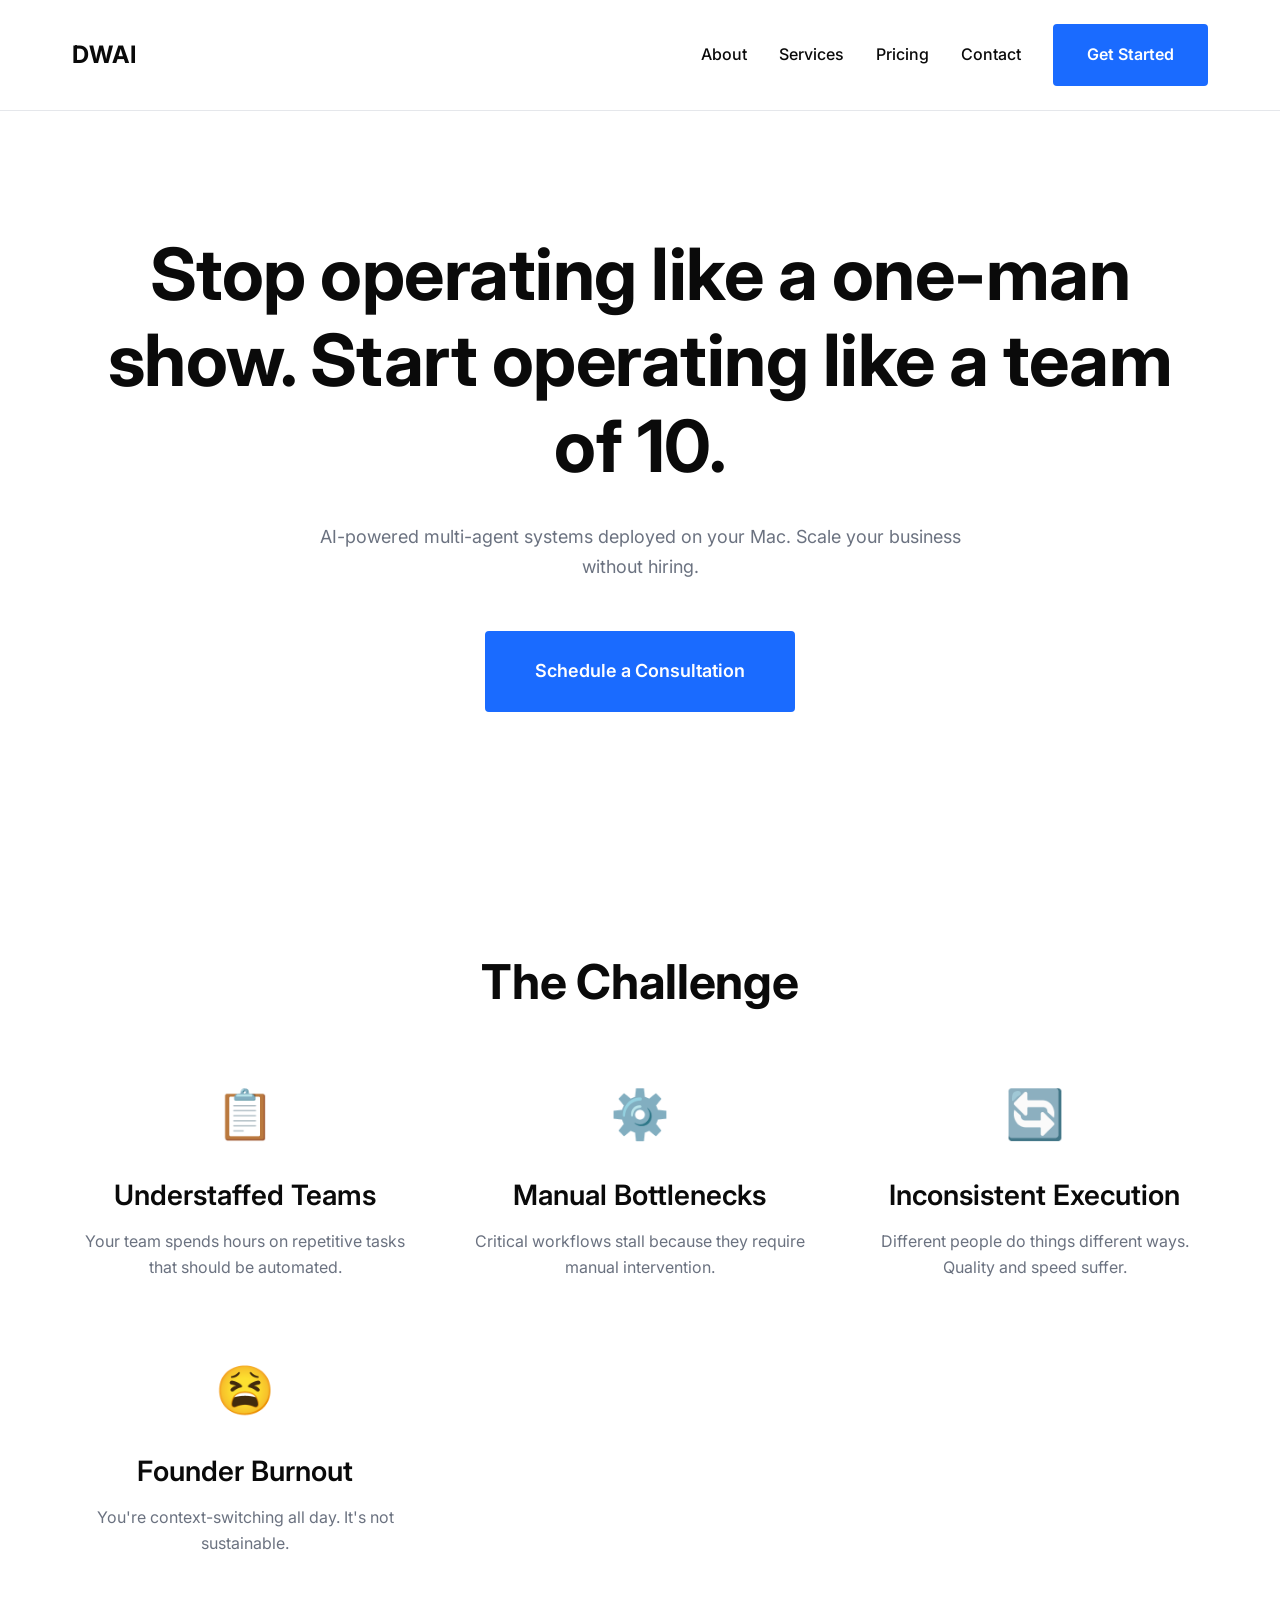
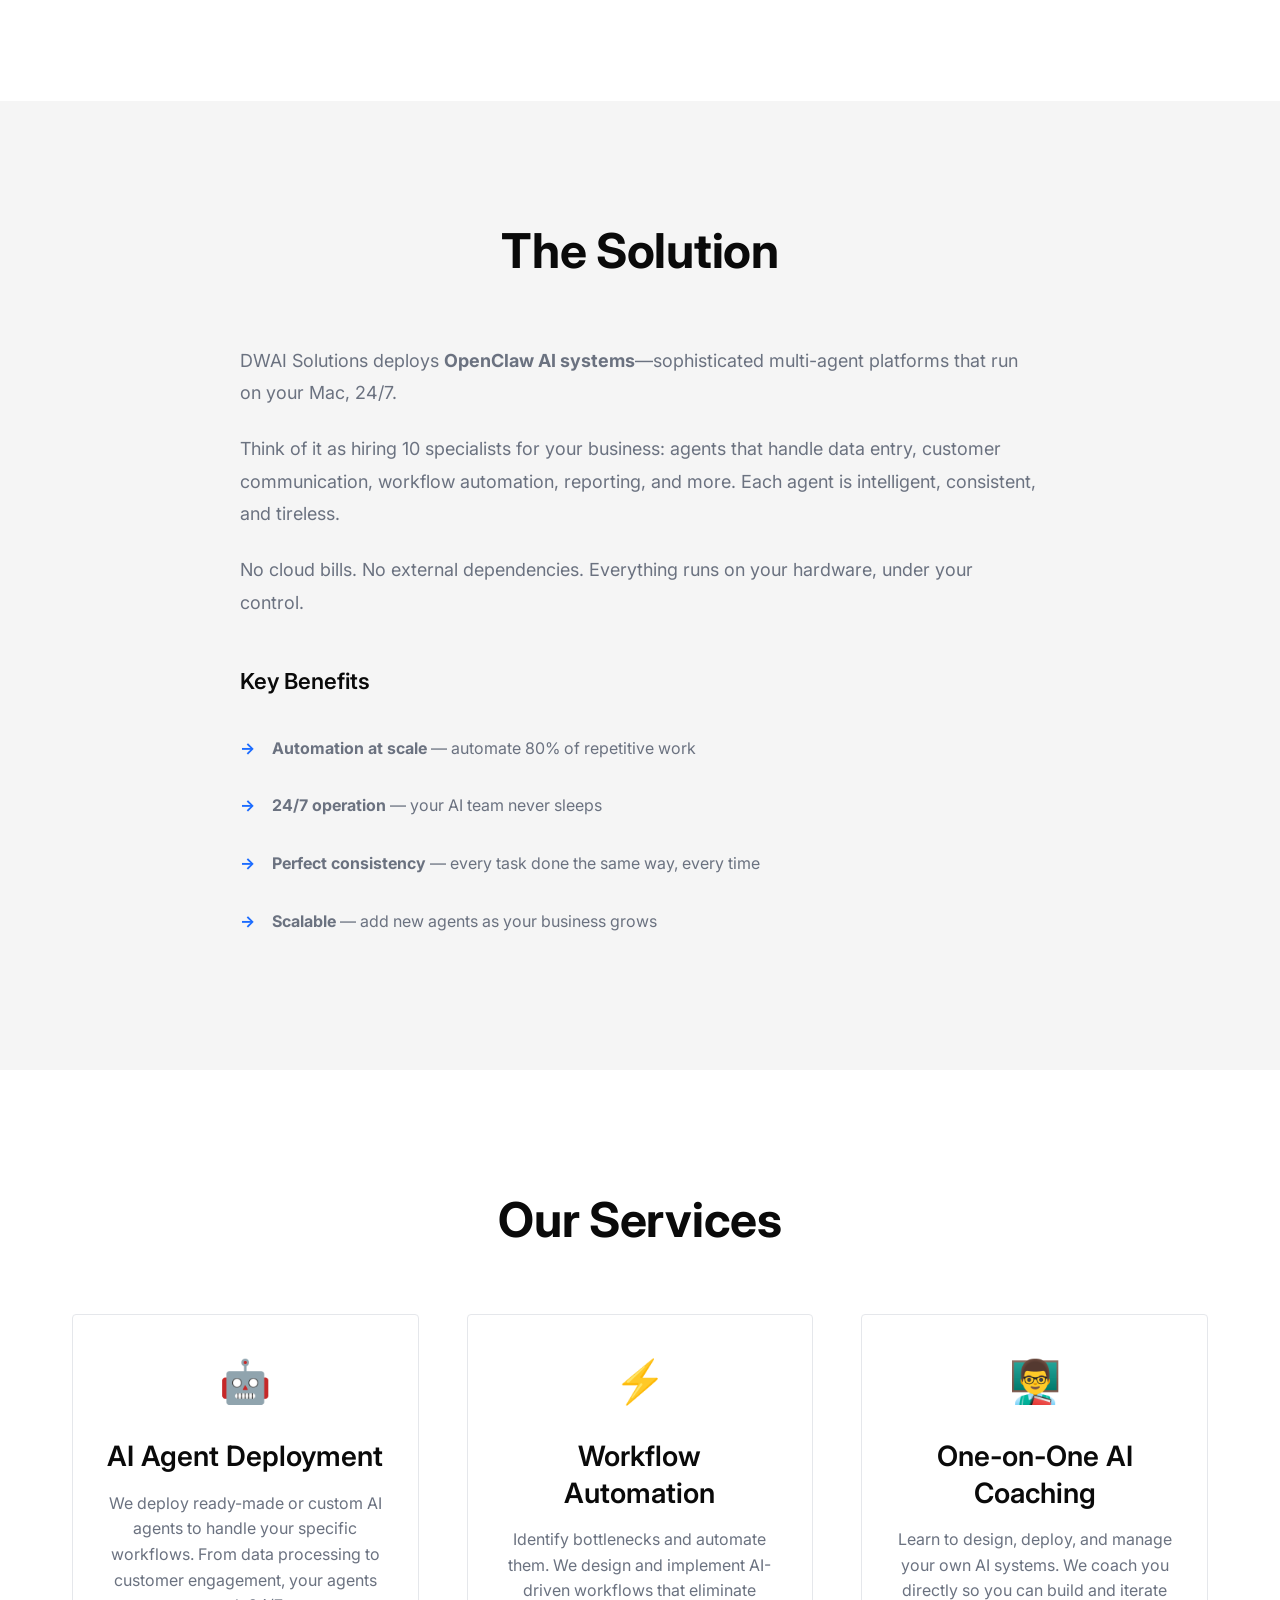
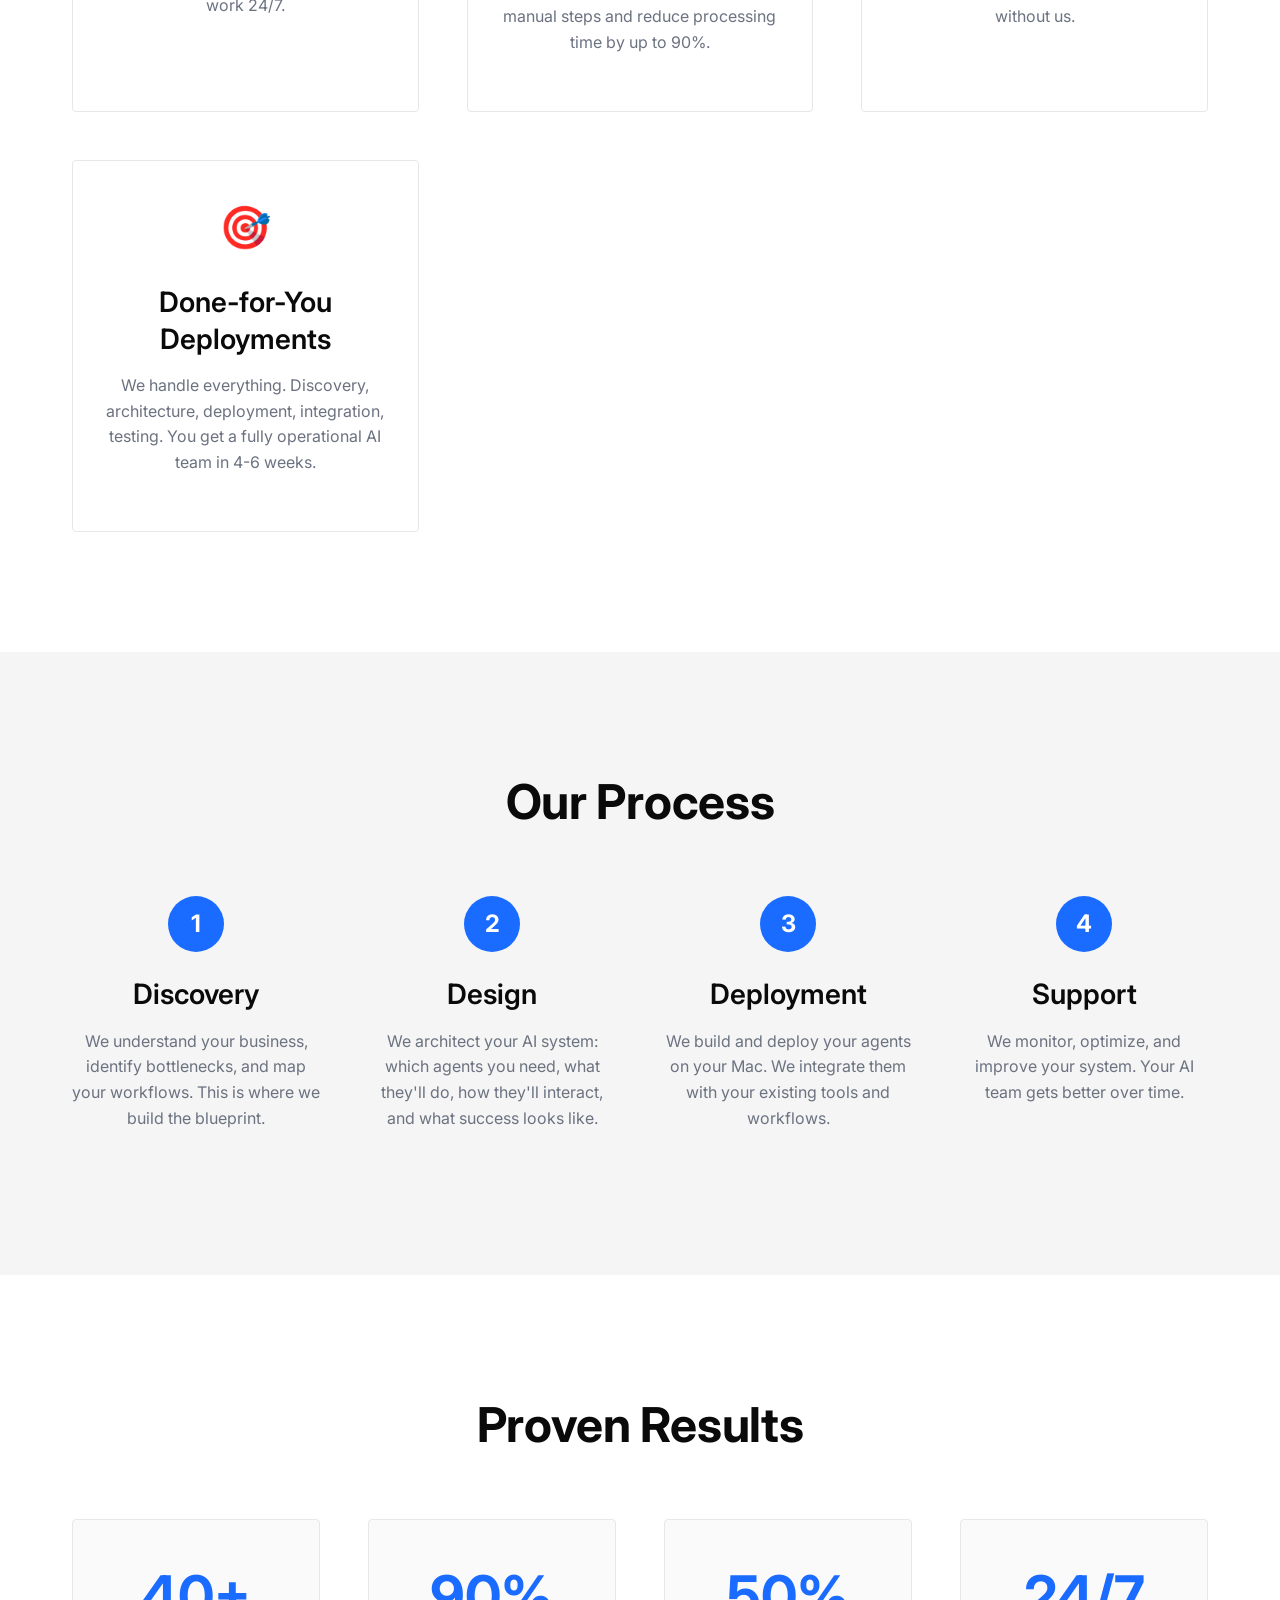
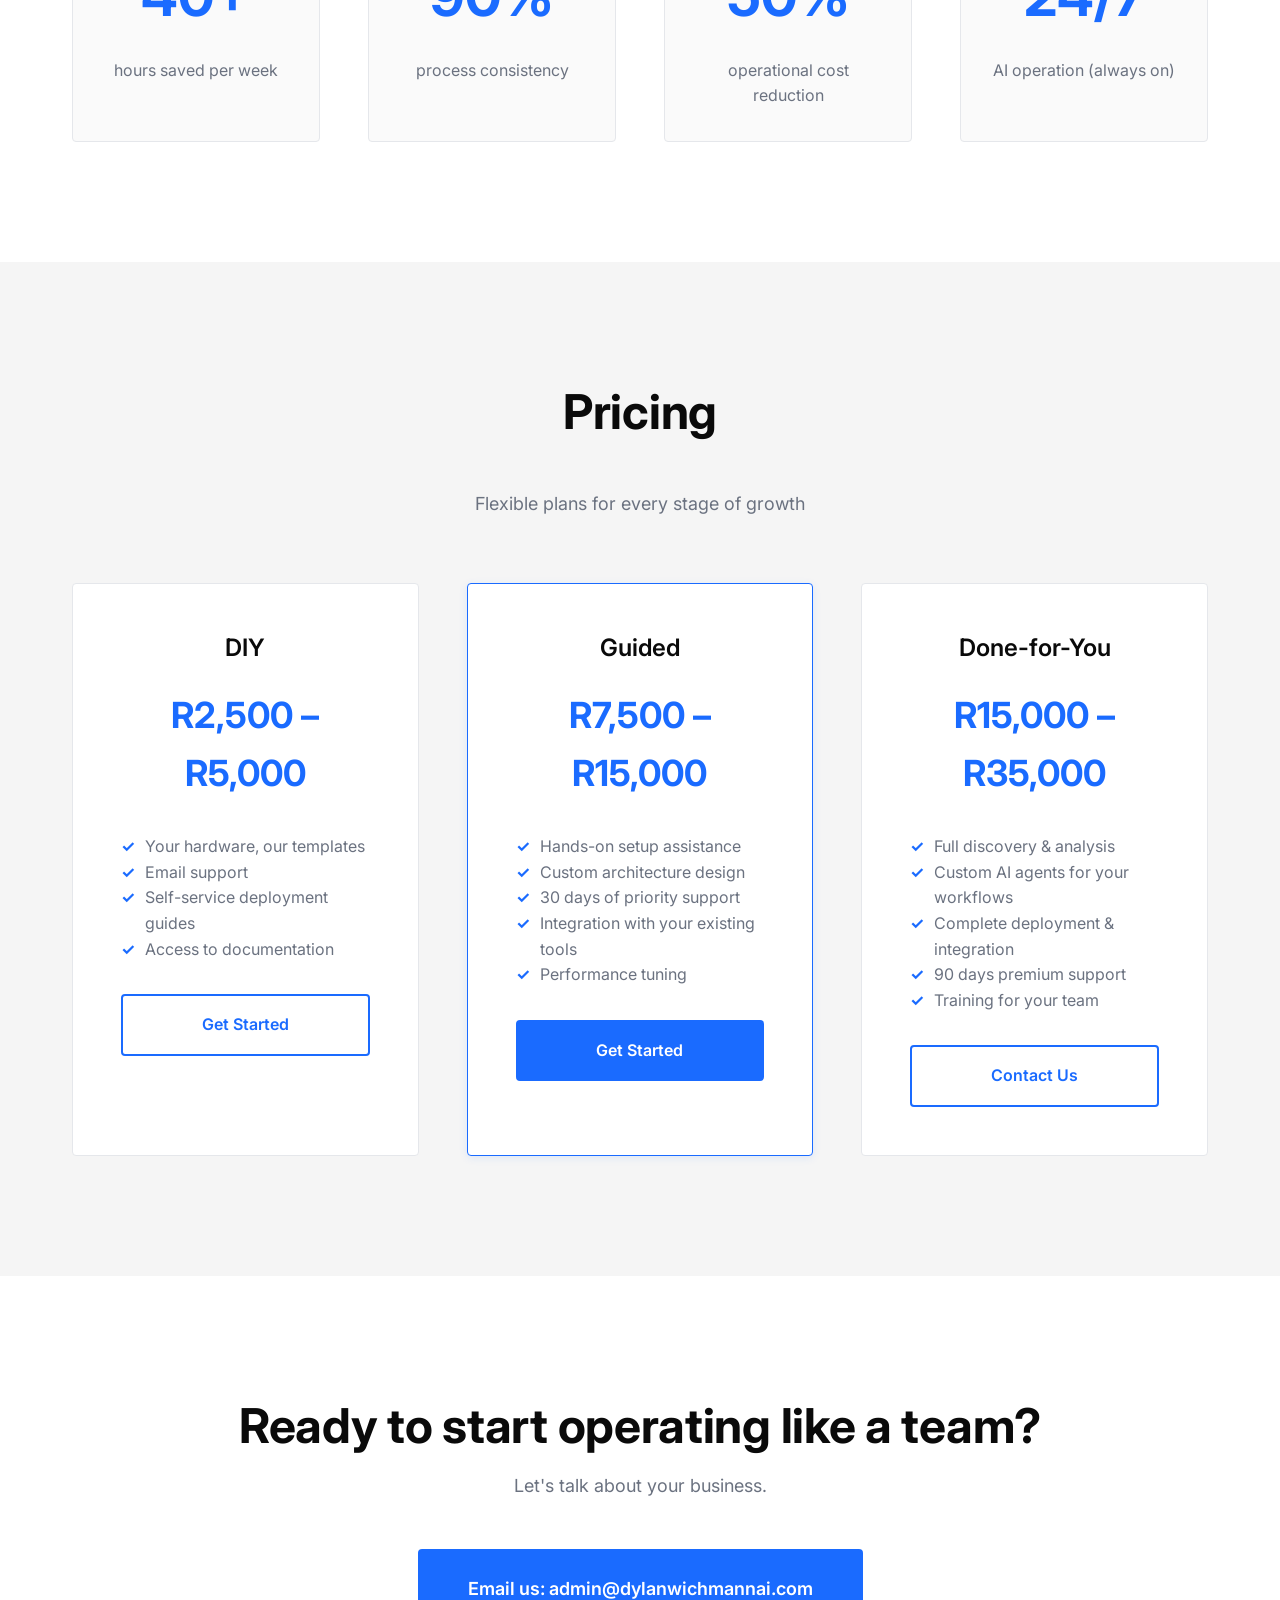
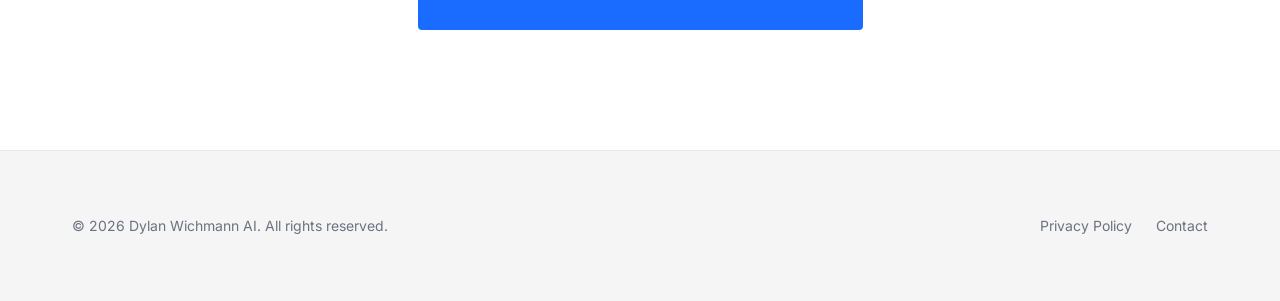
<file: index.html>
<!DOCTYPE html>
<html lang="en">
<head>
    <meta charset="UTF-8">
    <meta name="viewport" content="width=device-width, initial-scale=1.0">
    <title>DWAI Solutions — AI Agent Deployment for SMBs</title>
    <meta name="description" content="Deploy multi-agent AI systems on your Mac. Scale your business without hiring. AI consulting and automation for Cape Town SMBs.">
    <link rel="preconnect" href="https://fonts.googleapis.com">
    <link rel="preconnect" href="https://fonts.gstatic.com" crossorigin>
    <link href="https://fonts.googleapis.com/css2?family=Inter:wght@400;500;600;700&display=swap" rel="stylesheet">
    <link rel="stylesheet" href="style.css">
</head>
<body>
    <!-- Navigation -->
    <nav class="navbar">
        <div class="container">
            <div class="nav-content">
                <div class="logo">DWAI</div>
                <button class="hamburger" id="hamburger">
                    <span></span>
                    <span></span>
                    <span></span>
                </button>
                <div class="nav-links" id="navLinks">
                    <a href="#about" class="nav-link">About</a>
                    <a href="#services" class="nav-link">Services</a>
                    <a href="#pricing" class="nav-link">Pricing</a>
                    <a href="#contact" class="nav-link">Contact</a>
                    <a href="mailto:admin@dylanwichmannai.com" class="btn btn-primary">Get Started</a>
                </div>
            </div>
        </div>
    </nav>

    <!-- Hero Section -->
    <section class="hero" id="hero">
        <div class="container">
            <h1>Stop operating like a one-man show. Start operating like a team of 10.</h1>
            <p class="hero-subtitle">AI-powered multi-agent systems deployed on your Mac. Scale your business without hiring.</p>
            <a href="mailto:admin@dylanwichmannai.com?subject=Schedule%20a%20Consultation" class="btn btn-primary btn-large">Schedule a Consultation</a>
        </div>
    </section>

    <!-- Problem Section -->
    <section class="problem">
        <div class="container">
            <h2>The Challenge</h2>
            <div class="problem-grid">
                <div class="problem-card">
                    <div class="problem-icon">📋</div>
                    <h3>Understaffed Teams</h3>
                    <p>Your team spends hours on repetitive tasks that should be automated.</p>
                </div>
                <div class="problem-card">
                    <div class="problem-icon">⚙️</div>
                    <h3>Manual Bottlenecks</h3>
                    <p>Critical workflows stall because they require manual intervention.</p>
                </div>
                <div class="problem-card">
                    <div class="problem-icon">🔄</div>
                    <h3>Inconsistent Execution</h3>
                    <p>Different people do things different ways. Quality and speed suffer.</p>
                </div>
                <div class="problem-card">
                    <div class="problem-icon">😫</div>
                    <h3>Founder Burnout</h3>
                    <p>You're context-switching all day. It's not sustainable.</p>
                </div>
            </div>
        </div>
    </section>

    <!-- Solution Section -->
    <section class="solution">
        <div class="container">
            <h2>The Solution</h2>
            <div class="solution-content">
                <p>DWAI Solutions deploys <strong>OpenClaw AI systems</strong>—sophisticated multi-agent platforms that run on your Mac, 24/7.</p>
                <p>Think of it as hiring 10 specialists for your business: agents that handle data entry, customer communication, workflow automation, reporting, and more. Each agent is intelligent, consistent, and tireless.</p>
                <p>No cloud bills. No external dependencies. Everything runs on your hardware, under your control.</p>
                <h3>Key Benefits</h3>
                <ul class="solution-list">
                    <li><strong>Automation at scale</strong> — automate 80% of repetitive work</li>
                    <li><strong>24/7 operation</strong> — your AI team never sleeps</li>
                    <li><strong>Perfect consistency</strong> — every task done the same way, every time</li>
                    <li><strong>Scalable</strong> — add new agents as your business grows</li>
                </ul>
            </div>
        </div>
    </section>

    <!-- Services Section -->
    <section class="services" id="services">
        <div class="container">
            <h2>Our Services</h2>
            <div class="services-grid">
                <div class="service-card">
                    <div class="service-icon">🤖</div>
                    <h3>AI Agent Deployment</h3>
                    <p>We deploy ready-made or custom AI agents to handle your specific workflows. From data processing to customer engagement, your agents work 24/7.</p>
                </div>
                <div class="service-card">
                    <div class="service-icon">⚡</div>
                    <h3>Workflow Automation</h3>
                    <p>Identify bottlenecks and automate them. We design and implement AI-driven workflows that eliminate manual steps and reduce processing time by up to 90%.</p>
                </div>
                <div class="service-card">
                    <div class="service-icon">👨‍🏫</div>
                    <h3>One-on-One AI Coaching</h3>
                    <p>Learn to design, deploy, and manage your own AI systems. We coach you directly so you can build and iterate without us.</p>
                </div>
                <div class="service-card">
                    <div class="service-icon">🎯</div>
                    <h3>Done-for-You Deployments</h3>
                    <p>We handle everything. Discovery, architecture, deployment, integration, testing. You get a fully operational AI team in 4-6 weeks.</p>
                </div>
            </div>
        </div>
    </section>

    <!-- How It Works Section -->
    <section class="how-it-works">
        <div class="container">
            <h2>Our Process</h2>
            <div class="process-grid">
                <div class="process-step">
                    <div class="step-number">1</div>
                    <h3>Discovery</h3>
                    <p>We understand your business, identify bottlenecks, and map your workflows. This is where we build the blueprint.</p>
                </div>
                <div class="process-step">
                    <div class="step-number">2</div>
                    <h3>Design</h3>
                    <p>We architect your AI system: which agents you need, what they'll do, how they'll interact, and what success looks like.</p>
                </div>
                <div class="process-step">
                    <div class="step-number">3</div>
                    <h3>Deployment</h3>
                    <p>We build and deploy your agents on your Mac. We integrate them with your existing tools and workflows.</p>
                </div>
                <div class="process-step">
                    <div class="step-number">4</div>
                    <h3>Support</h3>
                    <p>We monitor, optimize, and improve your system. Your AI team gets better over time.</p>
                </div>
            </div>
        </div>
    </section>

    <!-- Proof/Stats Section -->
    <section class="proof">
        <div class="container">
            <h2>Proven Results</h2>
            <div class="stats-grid">
                <div class="stat-card">
                    <div class="stat-number">40+</div>
                    <div class="stat-label">hours saved per week</div>
                </div>
                <div class="stat-card">
                    <div class="stat-number">90%</div>
                    <div class="stat-label">process consistency</div>
                </div>
                <div class="stat-card">
                    <div class="stat-number">50%</div>
                    <div class="stat-label">operational cost reduction</div>
                </div>
                <div class="stat-card">
                    <div class="stat-number">24/7</div>
                    <div class="stat-label">AI operation (always on)</div>
                </div>
            </div>
        </div>
    </section>

    <!-- Pricing Section -->
    <section class="pricing" id="pricing">
        <div class="container">
            <h2>Pricing</h2>
            <p class="pricing-subtitle">Flexible plans for every stage of growth</p>
            <div class="pricing-grid">
                <div class="pricing-card">
                    <h3>DIY</h3>
                    <div class="price">R2,500 – R5,000</div>
                    <ul class="pricing-features">
                        <li>Your hardware, our templates</li>
                        <li>Email support</li>
                        <li>Self-service deployment guides</li>
                        <li>Access to documentation</li>
                    </ul>
                    <a href="mailto:admin@dylanwichmannai.com?subject=DIY%20Plan%20Inquiry" class="btn btn-secondary">Get Started</a>
                </div>
                <div class="pricing-card highlight">
                    <h3>Guided</h3>
                    <div class="price">R7,500 – R15,000</div>
                    <ul class="pricing-features">
                        <li>Hands-on setup assistance</li>
                        <li>Custom architecture design</li>
                        <li>30 days of priority support</li>
                        <li>Integration with your existing tools</li>
                        <li>Performance tuning</li>
                    </ul>
                    <a href="mailto:admin@dylanwichmannai.com?subject=Guided%20Plan%20Inquiry" class="btn btn-primary">Get Started</a>
                </div>
                <div class="pricing-card">
                    <h3>Done-for-You</h3>
                    <div class="price">R15,000 – R35,000</div>
                    <ul class="pricing-features">
                        <li>Full discovery & analysis</li>
                        <li>Custom AI agents for your workflows</li>
                        <li>Complete deployment & integration</li>
                        <li>90 days premium support</li>
                        <li>Training for your team</li>
                    </ul>
                    <a href="mailto:admin@dylanwichmannai.com?subject=Done-for-You%20Plan%20Inquiry" class="btn btn-secondary">Contact Us</a>
                </div>
            </div>
        </div>
    </section>

    <!-- Final CTA Section -->
    <section class="final-cta" id="contact">
        <div class="container">
            <h2>Ready to start operating like a team?</h2>
            <p>Let's talk about your business.</p>
            <a href="mailto:admin@dylanwichmannai.com?subject=DWAI%20Inquiry" class="btn btn-primary btn-large">Email us: admin@dylanwichmannai.com</a>
        </div>
    </section>

    <!-- Footer -->
    <footer class="footer">
        <div class="container">
            <div class="footer-content">
                <p>&copy; 2026 Dylan Wichmann AI. All rights reserved.</p>
                <div class="footer-links">
                    <a href="privacy.html">Privacy Policy</a>
                    <a href="mailto:admin@dylanwichmannai.com">Contact</a>
                </div>
            </div>
        </div>
    </footer>

    <script src="script.js"></script>
</body>
</html>
</file>
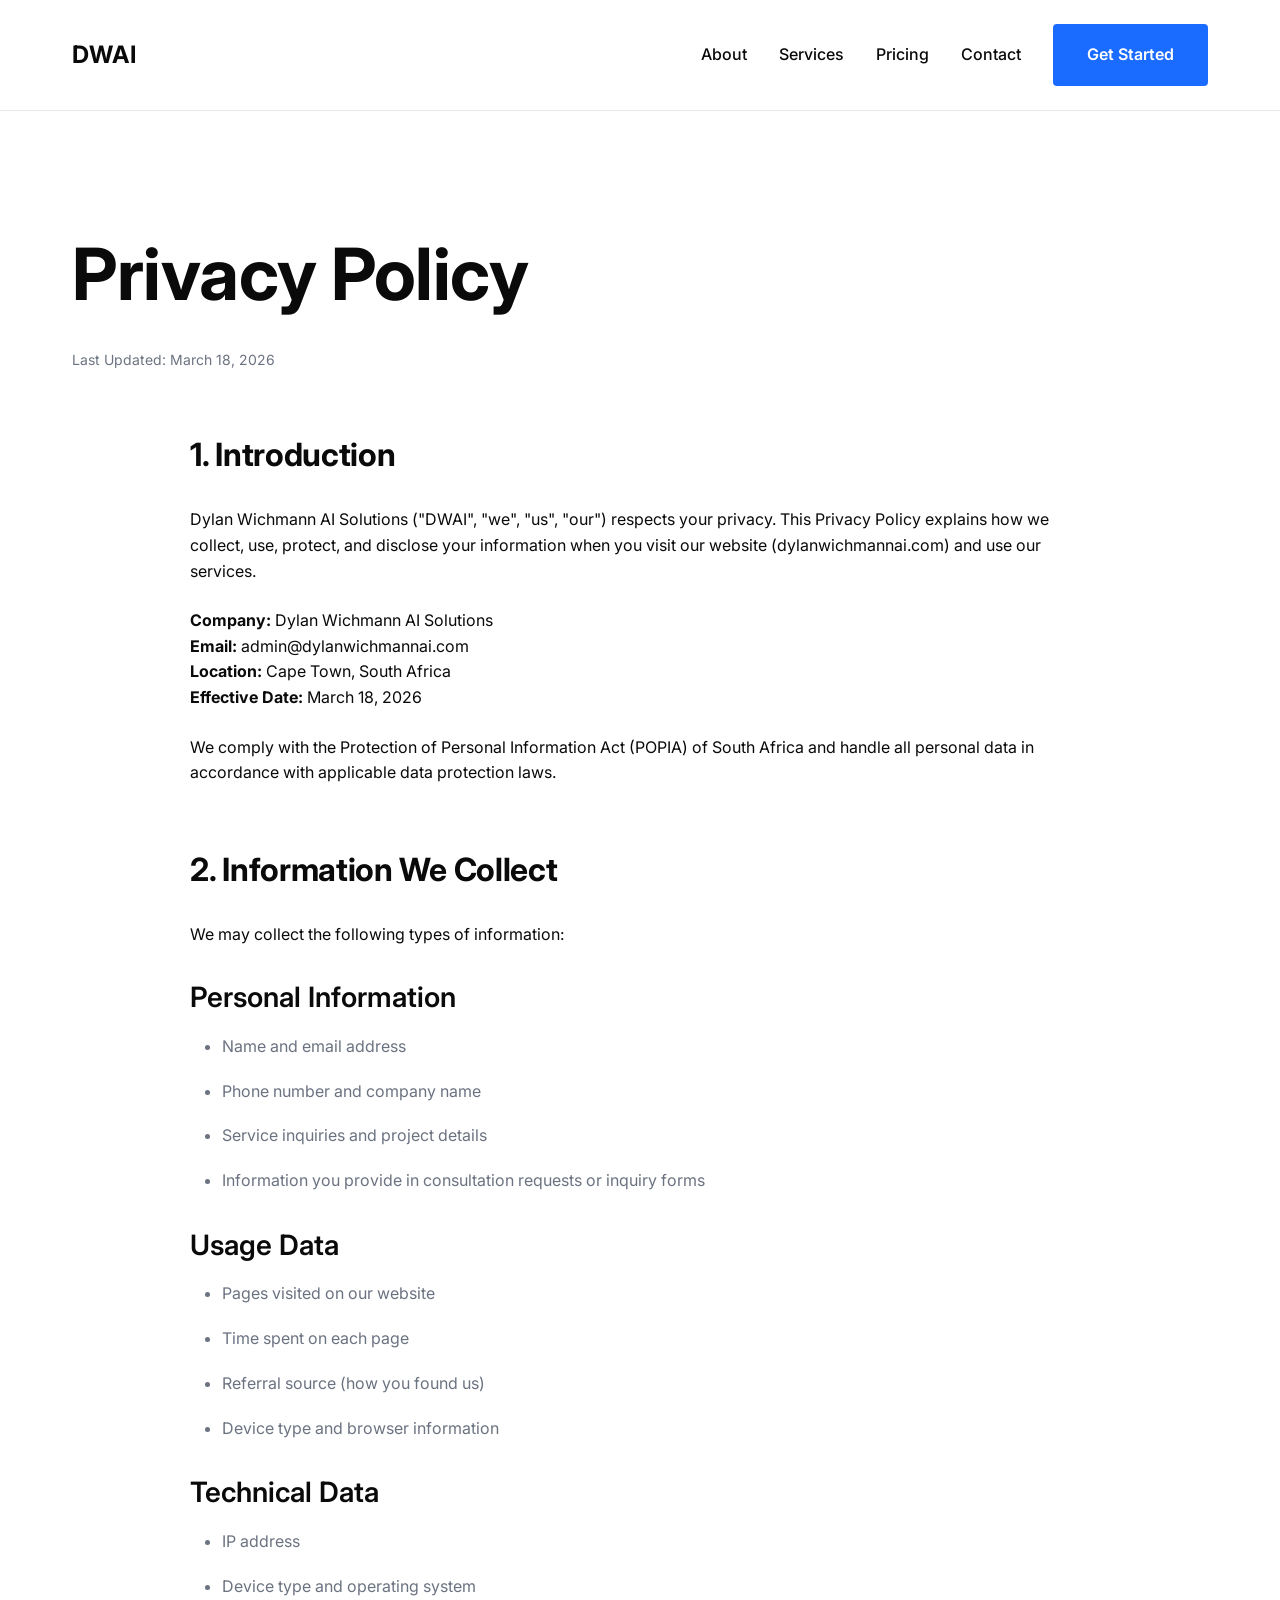
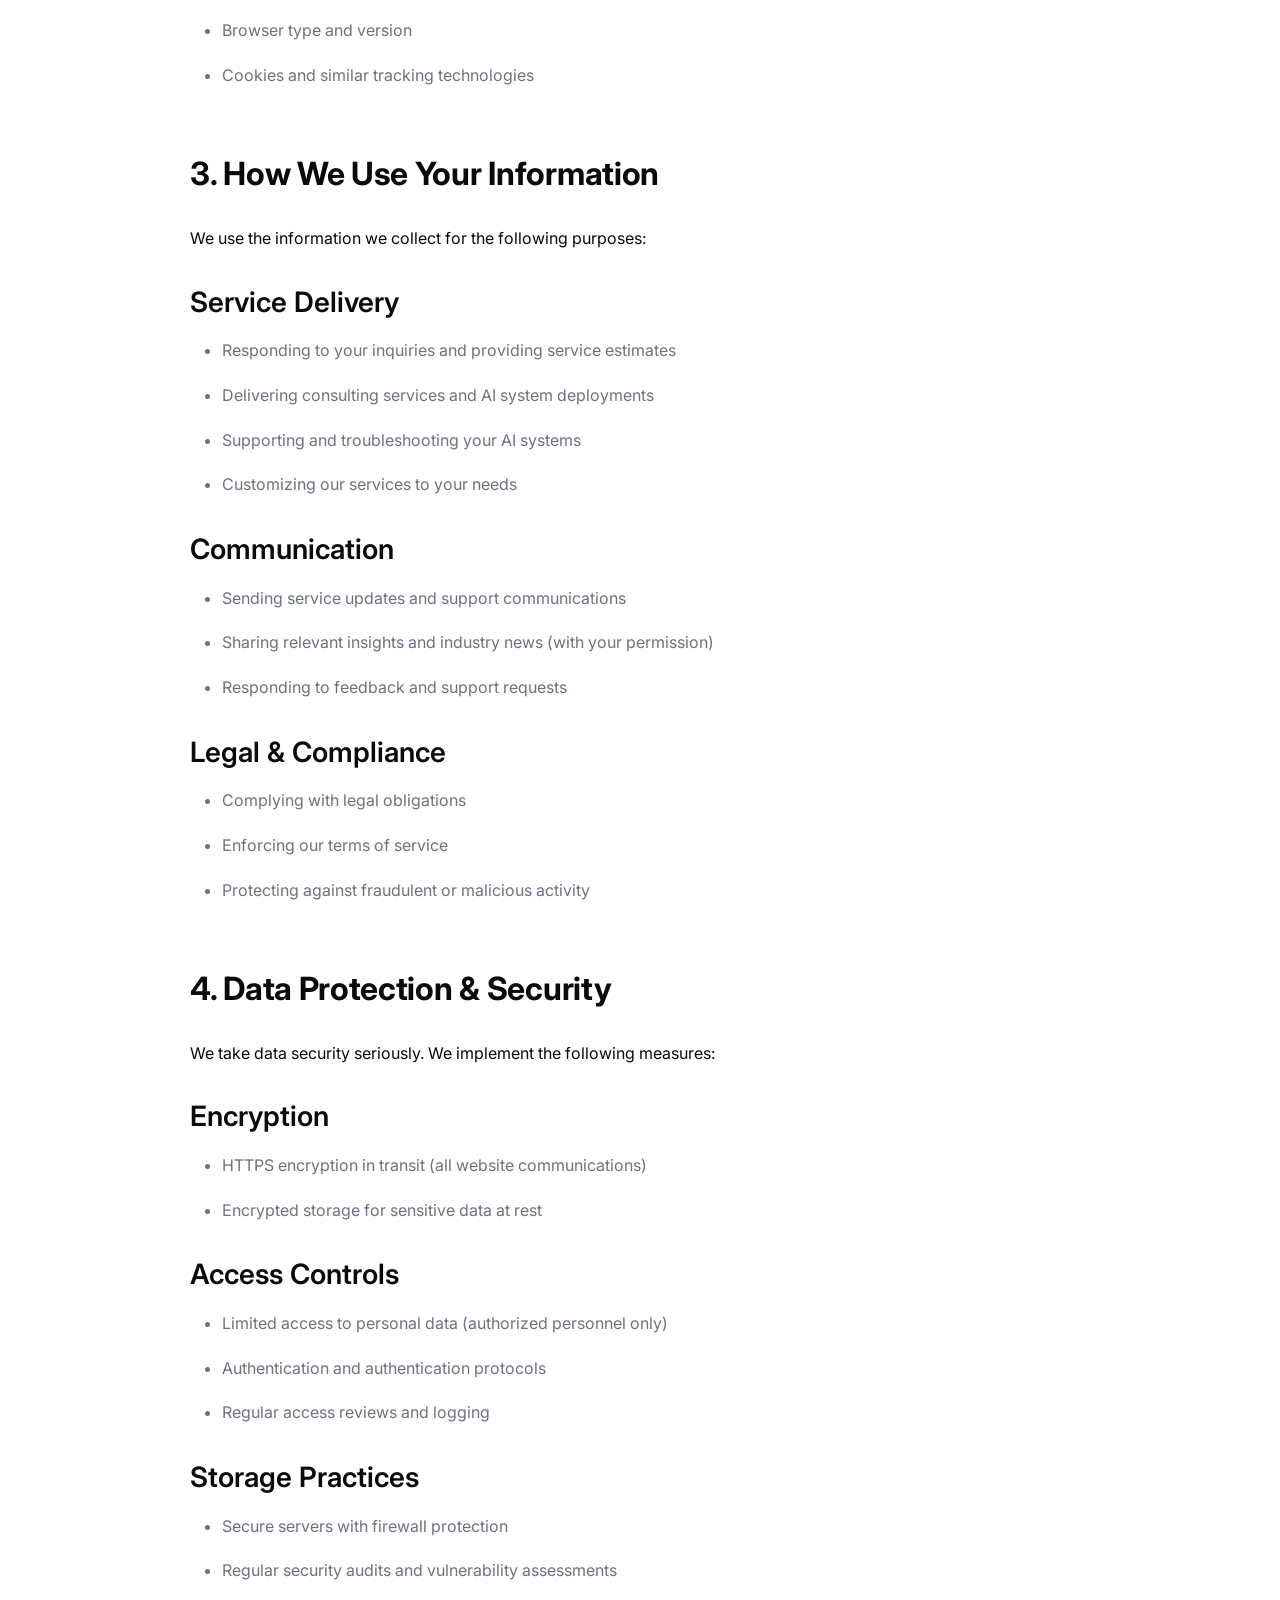
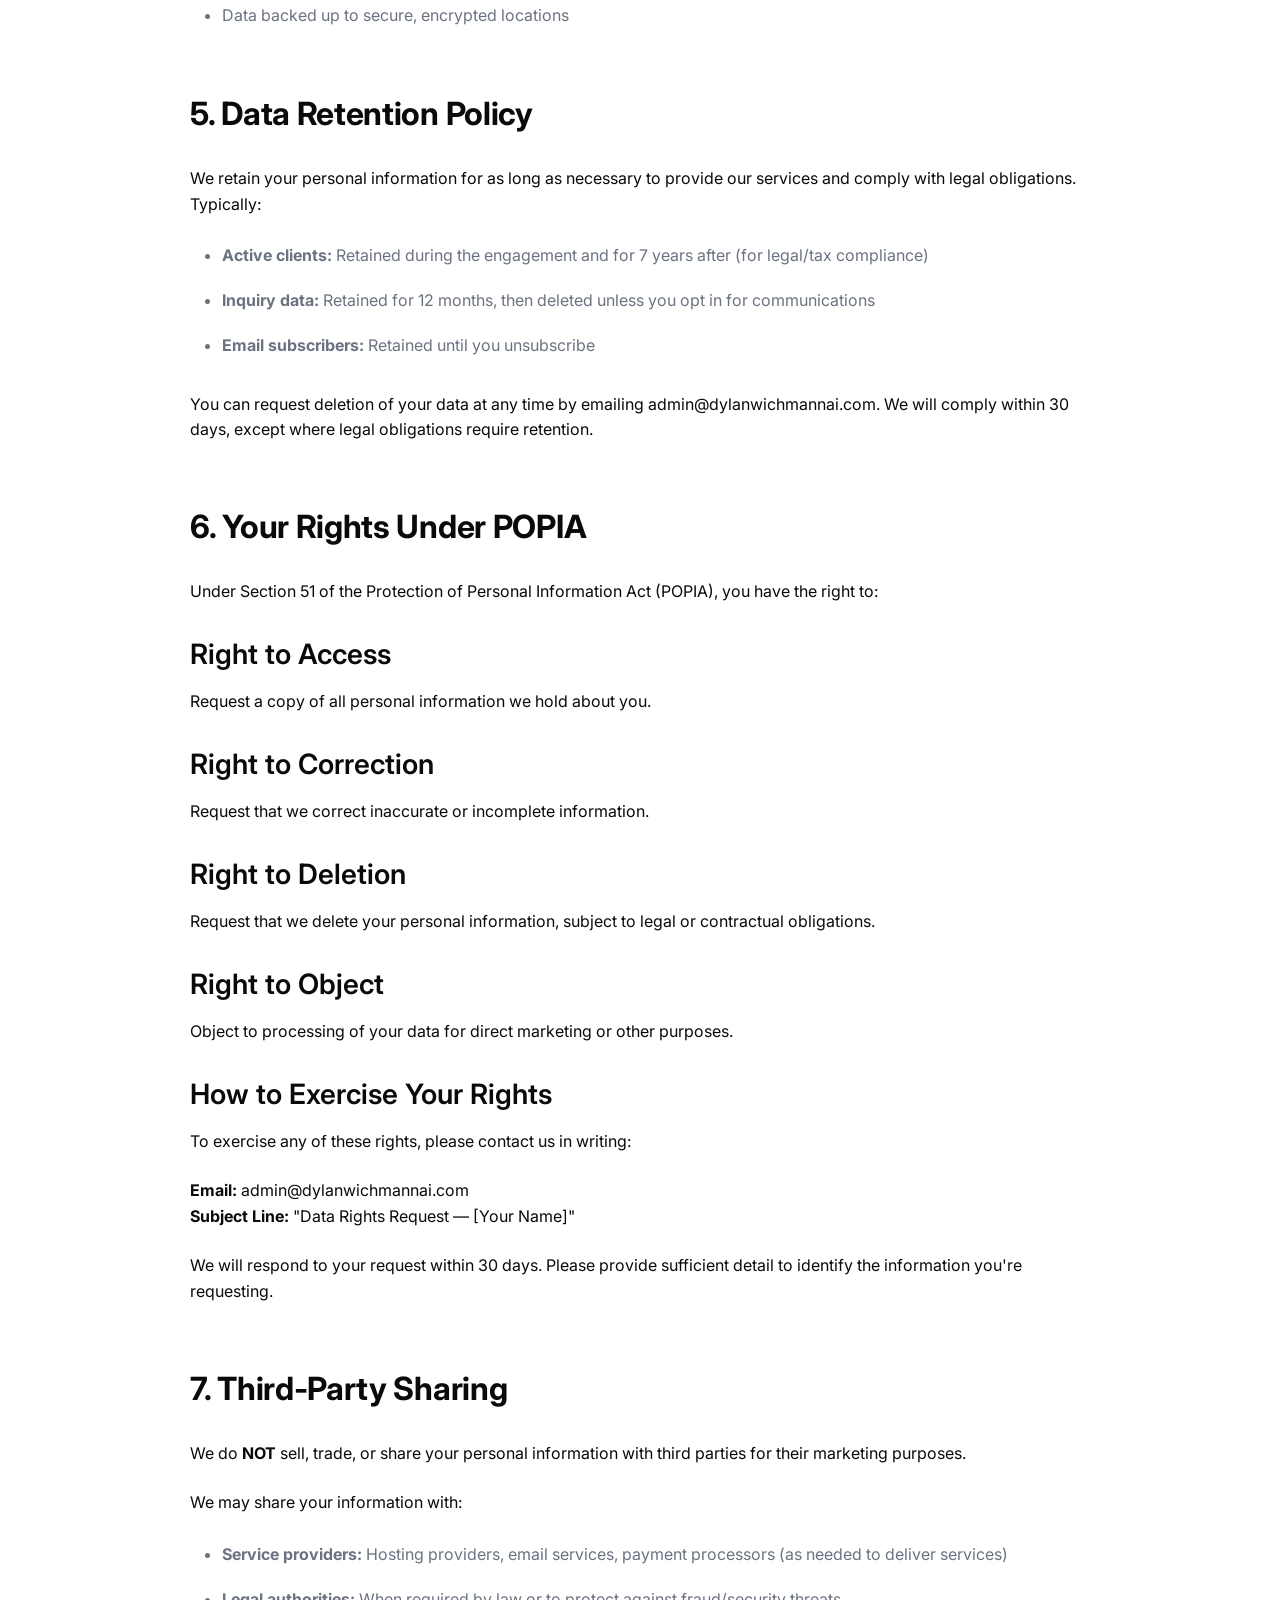
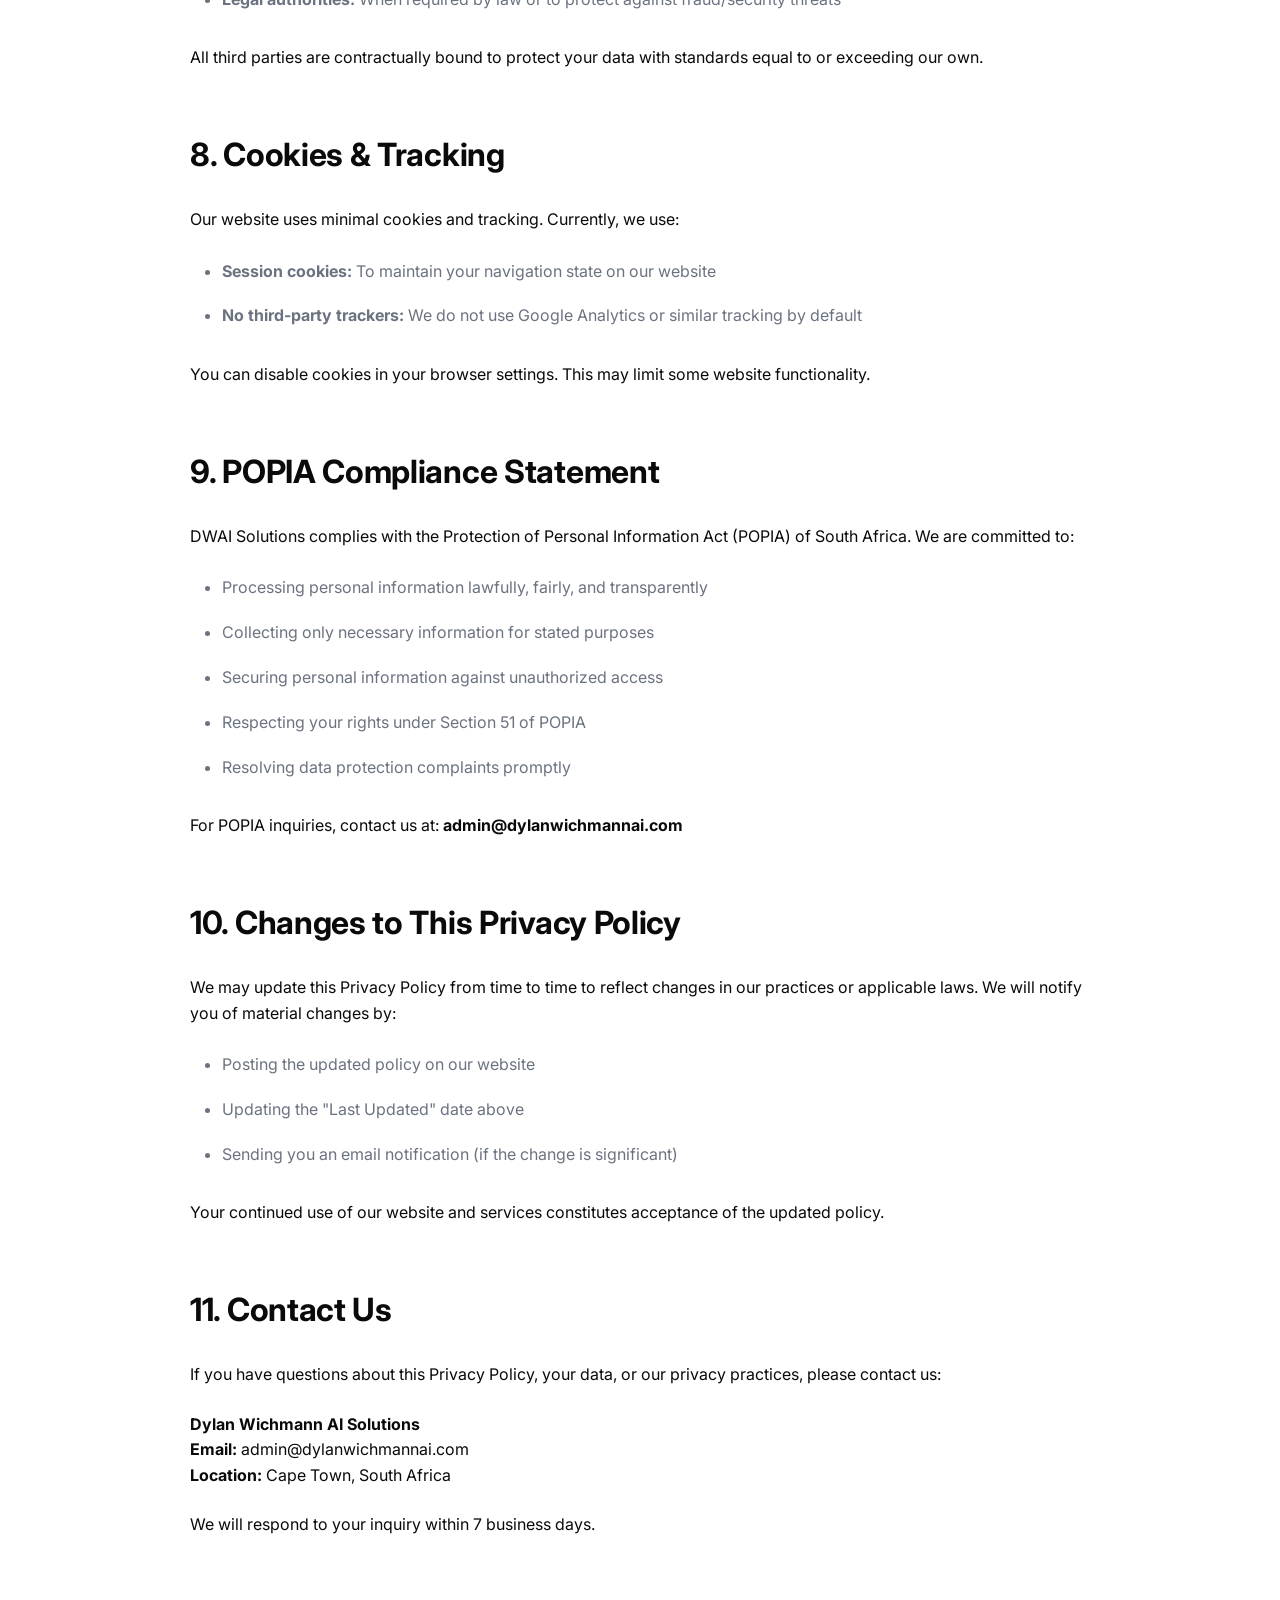
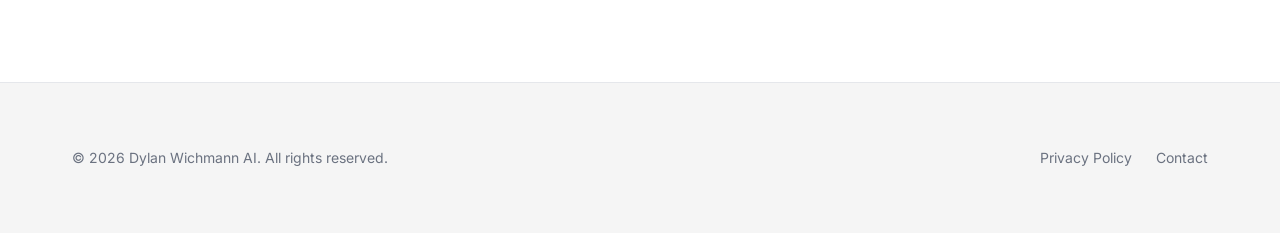
<file: privacy.html>
<!DOCTYPE html>
<html lang="en">
<head>
    <meta charset="UTF-8">
    <meta name="viewport" content="width=device-width, initial-scale=1.0">
    <title>Privacy Policy — DWAI Solutions</title>
    <meta name="description" content="Privacy Policy for Dylan Wichmann AI Solutions. POPIA compliant.">
    <link rel="preconnect" href="https://fonts.googleapis.com">
    <link rel="preconnect" href="https://fonts.gstatic.com" crossorigin>
    <link href="https://fonts.googleapis.com/css2?family=Inter:wght@400;500;600;700&display=swap" rel="stylesheet">
    <link rel="stylesheet" href="style.css">
</head>
<body>
    <!-- Navigation -->
    <nav class="navbar">
        <div class="container">
            <div class="nav-content">
                <div class="logo"><a href="index.html">DWAI</a></div>
                <button class="hamburger" id="hamburger">
                    <span></span>
                    <span></span>
                    <span></span>
                </button>
                <div class="nav-links" id="navLinks">
                    <a href="index.html#about" class="nav-link">About</a>
                    <a href="index.html#services" class="nav-link">Services</a>
                    <a href="index.html#pricing" class="nav-link">Pricing</a>
                    <a href="index.html#contact" class="nav-link">Contact</a>
                    <a href="mailto:admin@dylanwichmannai.com" class="btn btn-primary">Get Started</a>
                </div>
            </div>
        </div>
    </nav>

    <!-- Privacy Policy Content -->
    <section class="privacy-section">
        <div class="container">
            <h1>Privacy Policy</h1>
            <p class="last-updated">Last Updated: March 18, 2026</p>

            <div class="privacy-content">
                <h2>1. Introduction</h2>
                <p>
                    Dylan Wichmann AI Solutions ("DWAI", "we", "us", "our") respects your privacy. This Privacy Policy explains how we collect, use, protect, and disclose your information when you visit our website (dylanwichmannai.com) and use our services.
                </p>
                <p>
                    <strong>Company:</strong> Dylan Wichmann AI Solutions<br>
                    <strong>Email:</strong> admin@dylanwichmannai.com<br>
                    <strong>Location:</strong> Cape Town, South Africa<br>
                    <strong>Effective Date:</strong> March 18, 2026
                </p>
                <p>
                    We comply with the Protection of Personal Information Act (POPIA) of South Africa and handle all personal data in accordance with applicable data protection laws.
                </p>

                <h2>2. Information We Collect</h2>
                <p>We may collect the following types of information:</p>

                <h3>Personal Information</h3>
                <ul>
                    <li>Name and email address</li>
                    <li>Phone number and company name</li>
                    <li>Service inquiries and project details</li>
                    <li>Information you provide in consultation requests or inquiry forms</li>
                </ul>

                <h3>Usage Data</h3>
                <ul>
                    <li>Pages visited on our website</li>
                    <li>Time spent on each page</li>
                    <li>Referral source (how you found us)</li>
                    <li>Device type and browser information</li>
                </ul>

                <h3>Technical Data</h3>
                <ul>
                    <li>IP address</li>
                    <li>Device type and operating system</li>
                    <li>Browser type and version</li>
                    <li>Cookies and similar tracking technologies</li>
                </ul>

                <h2>3. How We Use Your Information</h2>
                <p>We use the information we collect for the following purposes:</p>

                <h3>Service Delivery</h3>
                <ul>
                    <li>Responding to your inquiries and providing service estimates</li>
                    <li>Delivering consulting services and AI system deployments</li>
                    <li>Supporting and troubleshooting your AI systems</li>
                    <li>Customizing our services to your needs</li>
                </ul>

                <h3>Communication</h3>
                <ul>
                    <li>Sending service updates and support communications</li>
                    <li>Sharing relevant insights and industry news (with your permission)</li>
                    <li>Responding to feedback and support requests</li>
                </ul>

                <h3>Legal & Compliance</h3>
                <ul>
                    <li>Complying with legal obligations</li>
                    <li>Enforcing our terms of service</li>
                    <li>Protecting against fraudulent or malicious activity</li>
                </ul>

                <h2>4. Data Protection & Security</h2>
                <p>We take data security seriously. We implement the following measures:</p>

                <h3>Encryption</h3>
                <ul>
                    <li>HTTPS encryption in transit (all website communications)</li>
                    <li>Encrypted storage for sensitive data at rest</li>
                </ul>

                <h3>Access Controls</h3>
                <ul>
                    <li>Limited access to personal data (authorized personnel only)</li>
                    <li>Authentication and authentication protocols</li>
                    <li>Regular access reviews and logging</li>
                </ul>

                <h3>Storage Practices</h3>
                <ul>
                    <li>Secure servers with firewall protection</li>
                    <li>Regular security audits and vulnerability assessments</li>
                    <li>Data backed up to secure, encrypted locations</li>
                </ul>

                <h2>5. Data Retention Policy</h2>
                <p>
                    We retain your personal information for as long as necessary to provide our services and comply with legal obligations. Typically:
                </p>
                <ul>
                    <li><strong>Active clients:</strong> Retained during the engagement and for 7 years after (for legal/tax compliance)</li>
                    <li><strong>Inquiry data:</strong> Retained for 12 months, then deleted unless you opt in for communications</li>
                    <li><strong>Email subscribers:</strong> Retained until you unsubscribe</li>
                </ul>
                <p>
                    You can request deletion of your data at any time by emailing admin@dylanwichmannai.com. We will comply within 30 days, except where legal obligations require retention.
                </p>

                <h2>6. Your Rights Under POPIA</h2>
                <p>
                    Under Section 51 of the Protection of Personal Information Act (POPIA), you have the right to:
                </p>

                <h3>Right to Access</h3>
                <p>Request a copy of all personal information we hold about you.</p>

                <h3>Right to Correction</h3>
                <p>Request that we correct inaccurate or incomplete information.</p>

                <h3>Right to Deletion</h3>
                <p>Request that we delete your personal information, subject to legal or contractual obligations.</p>

                <h3>Right to Object</h3>
                <p>Object to processing of your data for direct marketing or other purposes.</p>

                <h3>How to Exercise Your Rights</h3>
                <p>
                    To exercise any of these rights, please contact us in writing:
                </p>
                <p>
                    <strong>Email:</strong> admin@dylanwichmannai.com<br>
                    <strong>Subject Line:</strong> "Data Rights Request — [Your Name]"
                </p>
                <p>
                    We will respond to your request within 30 days. Please provide sufficient detail to identify the information you're requesting.
                </p>

                <h2>7. Third-Party Sharing</h2>
                <p>
                    We do <strong>NOT</strong> sell, trade, or share your personal information with third parties for their marketing purposes.
                </p>
                <p>We may share your information with:</p>
                <ul>
                    <li><strong>Service providers:</strong> Hosting providers, email services, payment processors (as needed to deliver services)</li>
                    <li><strong>Legal authorities:</strong> When required by law or to protect against fraud/security threats</li>
                </ul>
                <p>
                    All third parties are contractually bound to protect your data with standards equal to or exceeding our own.
                </p>

                <h2>8. Cookies & Tracking</h2>
                <p>
                    Our website uses minimal cookies and tracking. Currently, we use:
                </p>
                <ul>
                    <li><strong>Session cookies:</strong> To maintain your navigation state on our website</li>
                    <li><strong>No third-party trackers:</strong> We do not use Google Analytics or similar tracking by default</li>
                </ul>
                <p>
                    You can disable cookies in your browser settings. This may limit some website functionality.
                </p>

                <h2>9. POPIA Compliance Statement</h2>
                <p>
                    DWAI Solutions complies with the Protection of Personal Information Act (POPIA) of South Africa. We are committed to:
                </p>
                <ul>
                    <li>Processing personal information lawfully, fairly, and transparently</li>
                    <li>Collecting only necessary information for stated purposes</li>
                    <li>Securing personal information against unauthorized access</li>
                    <li>Respecting your rights under Section 51 of POPIA</li>
                    <li>Resolving data protection complaints promptly</li>
                </ul>
                <p>
                    For POPIA inquiries, contact us at: <strong>admin@dylanwichmannai.com</strong>
                </p>

                <h2>10. Changes to This Privacy Policy</h2>
                <p>
                    We may update this Privacy Policy from time to time to reflect changes in our practices or applicable laws. We will notify you of material changes by:
                </p>
                <ul>
                    <li>Posting the updated policy on our website</li>
                    <li>Updating the "Last Updated" date above</li>
                    <li>Sending you an email notification (if the change is significant)</li>
                </ul>
                <p>
                    Your continued use of our website and services constitutes acceptance of the updated policy.
                </p>

                <h2>11. Contact Us</h2>
                <p>
                    If you have questions about this Privacy Policy, your data, or our privacy practices, please contact us:
                </p>
                <p>
                    <strong>Dylan Wichmann AI Solutions</strong><br>
                    <strong>Email:</strong> admin@dylanwichmannai.com<br>
                    <strong>Location:</strong> Cape Town, South Africa
                </p>
                <p>
                    We will respond to your inquiry within 7 business days.
                </p>
            </div>
        </div>
    </section>

    <!-- Footer -->
    <footer class="footer">
        <div class="container">
            <div class="footer-content">
                <p>&copy; 2026 Dylan Wichmann AI. All rights reserved.</p>
                <div class="footer-links">
                    <a href="privacy.html">Privacy Policy</a>
                    <a href="mailto:admin@dylanwichmannai.com">Contact</a>
                </div>
            </div>
        </div>
    </footer>

    <script src="script.js"></script>
</body>
</html>
</file>
<file: style.css>
/* DWAI Solutions Website — Style Guide */

/* CSS Custom Properties (Design Tokens) */
:root {
    --color-bg: #FFFFFF;
    --color-text: #0A0A0A;
    --color-accent: #1A6BFF;
    --color-accent-dark: #0F4FCC;
    --color-section-bg: #F5F5F5;
    --color-border: #E5E7EB;
    --color-muted: #6B7280;
    --color-light: #FAFAFA;
    
    --font-family: 'Inter', sans-serif;
    
    --spacing-8: 8px;
    --spacing-16: 16px;
    --spacing-24: 24px;
    --spacing-32: 32px;
    --spacing-48: 48px;
    --spacing-64: 64px;
    --spacing-80: 80px;
    --spacing-120: 120px;
    
    --font-size-body: 16px;
    --font-size-body-lg: 18px;
    --font-size-small: 14px;
    --line-height-body: 1.6;
    
    --max-width-container: 1200px;
    --transition-speed: 0.3s;
}

/* Reset & Base Styles */
* {
    margin: 0;
    padding: 0;
    box-sizing: border-box;
}

html {
    scroll-behavior: smooth;
}

body {
    font-family: var(--font-family);
    color: var(--color-text);
    background-color: var(--color-bg);
    line-height: var(--line-height-body);
    font-size: var(--font-size-body);
    -webkit-font-smoothing: antialiased;
}

/* Container */
.container {
    max-width: var(--max-width-container);
    margin: 0 auto;
    padding: 0 var(--spacing-32);
}

/* Typography */
h1 {
    font-size: clamp(32px, 8vw, 72px);
    font-weight: 700;
    line-height: 1.2;
    margin-bottom: var(--spacing-32);
    letter-spacing: -0.5px;
}

h2 {
    font-size: clamp(28px, 5vw, 48px);
    font-weight: 700;
    line-height: 1.25;
    margin-bottom: var(--spacing-48);
    letter-spacing: -0.3px;
}

h3 {
    font-size: clamp(20px, 3vw, 28px);
    font-weight: 600;
    margin-bottom: var(--spacing-16);
    line-height: 1.3;
}

p {
    margin-bottom: var(--spacing-24);
    color: var(--color-text);
}

a {
    color: var(--color-accent);
    text-decoration: none;
    transition: color var(--transition-speed) ease;
}

a:hover {
    color: var(--color-accent-dark);
}

/* Buttons */
.btn {
    display: inline-block;
    padding: var(--spacing-16) var(--spacing-32);
    border-radius: 4px;
    font-weight: 600;
    font-size: var(--font-size-body);
    cursor: pointer;
    transition: all var(--transition-speed) ease;
    text-decoration: none;
    text-align: center;
    border: 2px solid transparent;
}

.btn-primary {
    background-color: var(--color-accent);
    color: white;
    border-color: var(--color-accent);
}

.btn-primary:hover {
    background-color: var(--color-accent-dark);
    border-color: var(--color-accent-dark);
    transform: translateY(-2px);
}

.btn-secondary {
    background-color: var(--color-bg);
    color: var(--color-accent);
    border-color: var(--color-accent);
}

.btn-secondary:hover {
    background-color: var(--color-light);
    border-color: var(--color-accent-dark);
    color: var(--color-accent-dark);
}

.btn-large {
    padding: var(--spacing-24) var(--spacing-48);
    font-size: var(--font-size-body-lg);
}

/* Navigation Bar */
.navbar {
    position: sticky;
    top: 0;
    z-index: 1000;
    background-color: var(--color-bg);
    border-bottom: 1px solid var(--color-border);
    transition: all var(--transition-speed) ease;
}

.nav-content {
    display: flex;
    justify-content: space-between;
    align-items: center;
    padding: var(--spacing-24) 0;
}

.logo {
    font-size: 24px;
    font-weight: 700;
    letter-spacing: 1px;
    color: var(--color-text);
}

.logo a {
    color: var(--color-text);
}

.nav-links {
    display: flex;
    gap: var(--spacing-32);
    align-items: center;
}

.nav-link {
    color: var(--color-text);
    font-weight: 500;
    transition: color var(--transition-speed) ease;
}

.nav-link:hover {
    color: var(--color-accent);
}

.hamburger {
    display: none;
    flex-direction: column;
    background: none;
    border: none;
    cursor: pointer;
    gap: var(--spacing-8);
}

.hamburger span {
    width: 24px;
    height: 2px;
    background-color: var(--color-text);
    transition: all var(--transition-speed) ease;
    border-radius: 1px;
}

/* Hero Section */
.hero {
    padding: var(--spacing-120) var(--spacing-32);
    text-align: center;
    background-color: var(--color-bg);
}

.hero h1 {
    margin-bottom: var(--spacing-32);
}

.hero-subtitle {
    font-size: var(--font-size-body-lg);
    color: var(--color-muted);
    max-width: 700px;
    margin: 0 auto var(--spacing-48);
    line-height: 1.7;
}

/* Problem Section */
.problem {
    padding: var(--spacing-120) var(--spacing-32);
    background-color: var(--color-bg);
}

.problem h2 {
    text-align: center;
}

.problem-grid {
    display: grid;
    grid-template-columns: repeat(auto-fit, minmax(280px, 1fr));
    gap: var(--spacing-48);
    margin-top: var(--spacing-64);
}

.problem-card {
    text-align: center;
}

.problem-icon {
    font-size: 48px;
    margin-bottom: var(--spacing-24);
}

.problem-card h3 {
    margin-bottom: var(--spacing-16);
}

.problem-card p {
    color: var(--color-muted);
    font-size: var(--font-size-body);
}

/* Solution Section */
.solution {
    padding: var(--spacing-120) var(--spacing-32);
    background-color: var(--color-section-bg);
}

.solution h2 {
    text-align: center;
}

.solution-content {
    max-width: 800px;
    margin: var(--spacing-64) auto 0;
}

.solution-content p {
    font-size: var(--font-size-body-lg);
    line-height: 1.8;
    color: var(--color-muted);
}

.solution-content h3 {
    margin-top: var(--spacing-48);
    margin-bottom: var(--spacing-24);
    color: var(--color-text);
    font-size: 22px;
}

.solution-list {
    list-style: none;
    padding: 0;
}

.solution-list li {
    padding: var(--spacing-16) 0;
    padding-left: var(--spacing-32);
    position: relative;
    color: var(--color-muted);
}

.solution-list li:before {
    content: "→";
    position: absolute;
    left: 0;
    color: var(--color-accent);
    font-weight: bold;
}

/* Services Section */
.services {
    padding: var(--spacing-120) var(--spacing-32);
    background-color: var(--color-bg);
}

.services h2 {
    text-align: center;
}

.services-grid {
    display: grid;
    grid-template-columns: repeat(auto-fit, minmax(250px, 1fr));
    gap: var(--spacing-48);
    margin-top: var(--spacing-64);
}

.service-card {
    background-color: var(--color-bg);
    border: 1px solid var(--color-border);
    padding: var(--spacing-32);
    border-radius: 4px;
    text-align: center;
    transition: all var(--transition-speed) ease;
}

.service-card:hover {
    border-color: var(--color-accent);
    box-shadow: 0 1px 3px rgba(0, 0, 0, 0.05);
}

.service-icon {
    font-size: 42px;
    margin-bottom: var(--spacing-24);
}

.service-card h3 {
    margin-bottom: var(--spacing-16);
}

.service-card p {
    color: var(--color-muted);
    font-size: var(--font-size-body);
}

/* How It Works Section */
.how-it-works {
    padding: var(--spacing-120) var(--spacing-32);
    background-color: var(--color-section-bg);
}

.how-it-works h2 {
    text-align: center;
}

.process-grid {
    display: grid;
    grid-template-columns: repeat(auto-fit, minmax(240px, 1fr));
    gap: var(--spacing-48);
    margin-top: var(--spacing-64);
}

.process-step {
    text-align: center;
}

.step-number {
    display: inline-flex;
    align-items: center;
    justify-content: center;
    width: 56px;
    height: 56px;
    background-color: var(--color-accent);
    color: white;
    font-size: 24px;
    font-weight: 700;
    border-radius: 50%;
    margin-bottom: var(--spacing-24);
}

.process-step h3 {
    margin-bottom: var(--spacing-16);
}

.process-step p {
    color: var(--color-muted);
}

/* Proof/Stats Section */
.proof {
    padding: var(--spacing-120) var(--spacing-32);
    background-color: var(--color-bg);
}

.proof h2 {
    text-align: center;
}

.stats-grid {
    display: grid;
    grid-template-columns: repeat(auto-fit, minmax(200px, 1fr));
    gap: var(--spacing-48);
    margin-top: var(--spacing-64);
}

.stat-card {
    text-align: center;
    padding: var(--spacing-32);
    border: 1px solid var(--color-border);
    border-radius: 4px;
    background-color: var(--color-light);
}

.stat-number {
    font-size: clamp(36px, 6vw, 56px);
    font-weight: 700;
    color: var(--color-accent);
    margin-bottom: var(--spacing-16);
}

.stat-label {
    color: var(--color-muted);
    font-size: var(--font-size-body);
}

/* Pricing Section */
.pricing {
    padding: var(--spacing-120) var(--spacing-32);
    background-color: var(--color-section-bg);
}

.pricing h2 {
    text-align: center;
}

.pricing-subtitle {
    text-align: center;
    font-size: var(--font-size-body-lg);
    color: var(--color-muted);
    margin-bottom: var(--spacing-64);
}

.pricing-grid {
    display: grid;
    grid-template-columns: repeat(auto-fit, minmax(300px, 1fr));
    gap: var(--spacing-48);
    margin-top: var(--spacing-64);
}

.pricing-card {
    background-color: var(--color-bg);
    border: 1px solid var(--color-border);
    padding: var(--spacing-48);
    border-radius: 4px;
    text-align: center;
    transition: all var(--transition-speed) ease;
}

.pricing-card.highlight {
    border-color: var(--color-accent);
    box-shadow: 0 2px 8px rgba(26, 107, 255, 0.1);
}

.pricing-card h3 {
    margin-bottom: var(--spacing-24);
    font-size: 24px;
}

.price {
    font-size: clamp(24px, 4vw, 36px);
    font-weight: 700;
    color: var(--color-accent);
    margin-bottom: var(--spacing-32);
}

.pricing-features {
    list-style: none;
    padding: 0;
    margin-bottom: var(--spacing-32);
    text-align: left;
}

.pricing-features li {
    padding: var(--spacing-12) 0;
    padding-left: var(--spacing-24);
    position: relative;
    color: var(--color-muted);
    font-size: var(--font-size-body);
}

.pricing-features li:before {
    content: "✓";
    position: absolute;
    left: 0;
    color: var(--color-accent);
    font-weight: bold;
}

.pricing-card .btn {
    width: 100%;
}

/* Final CTA Section */
.final-cta {
    padding: var(--spacing-120) var(--spacing-32);
    text-align: center;
    background-color: var(--color-bg);
}

.final-cta h2 {
    margin-bottom: var(--spacing-16);
}

.final-cta p {
    font-size: var(--font-size-body-lg);
    color: var(--color-muted);
    margin-bottom: var(--spacing-48);
}

/* Privacy Policy Section */
.privacy-section {
    padding: var(--spacing-120) var(--spacing-32);
    background-color: var(--color-bg);
}

.privacy-section h1 {
    margin-bottom: var(--spacing-32);
}

.last-updated {
    color: var(--color-muted);
    font-size: var(--font-size-small);
    margin-bottom: var(--spacing-64);
}

.privacy-content {
    max-width: 900px;
    margin: 0 auto;
}

.privacy-content h2 {
    margin-top: var(--spacing-64);
    margin-bottom: var(--spacing-32);
    font-size: 32px;
}

.privacy-content h3 {
    margin-top: var(--spacing-32);
    margin-bottom: var(--spacing-16);
}

.privacy-content ul {
    padding-left: var(--spacing-32);
    margin-bottom: var(--spacing-32);
}

.privacy-content ul li {
    margin-bottom: var(--spacing-16);
    color: var(--color-muted);
    line-height: 1.8;
}

/* Footer */
.footer {
    background-color: var(--color-section-bg);
    padding: var(--spacing-64) var(--spacing-32);
    border-top: 1px solid var(--color-border);
}

.footer-content {
    display: flex;
    justify-content: space-between;
    align-items: center;
    flex-wrap: wrap;
    gap: var(--spacing-32);
}

.footer-content p {
    margin: 0;
    color: var(--color-muted);
    font-size: var(--font-size-small);
}

.footer-links {
    display: flex;
    gap: var(--spacing-24);
}

.footer-links a {
    color: var(--color-muted);
    font-size: var(--font-size-small);
    transition: color var(--transition-speed) ease;
}

.footer-links a:hover {
    color: var(--color-accent);
}

/* Tablet Breakpoint (768px) */
@media (max-width: 768px) {
    .container {
        padding: 0 var(--spacing-24);
    }

    h1 {
        font-size: 42px;
        margin-bottom: var(--spacing-24);
    }

    h2 {
        font-size: 36px;
        margin-bottom: var(--spacing-32);
    }

    .hero {
        padding: var(--spacing-80) var(--spacing-24);
    }

    .hero-subtitle {
        font-size: var(--font-size-body);
    }

    .problem,
    .solution,
    .services,
    .how-it-works,
    .proof,
    .pricing,
    .final-cta,
    .privacy-section {
        padding: var(--spacing-80) var(--spacing-24);
    }

    .problem-grid,
    .services-grid,
    .process-grid,
    .stats-grid,
    .pricing-grid {
        gap: var(--spacing-32);
    }

    .nav-links {
        gap: var(--spacing-24);
    }

    .solution-content {
        margin-top: var(--spacing-48);
    }

    .footer-content {
        flex-direction: column;
        text-align: center;
        gap: var(--spacing-24);
    }
}

/* Mobile Breakpoint (320px - 767px) */
@media (max-width: 767px) {
    .container {
        padding: 0 var(--spacing-16);
    }

    h1 {
        font-size: 32px;
        margin-bottom: var(--spacing-16);
    }

    h2 {
        font-size: 28px;
        margin-bottom: var(--spacing-24);
    }

    h3 {
        font-size: 20px;
    }

    .hero {
        padding: var(--spacing-64) var(--spacing-16);
    }

    .hero-subtitle {
        font-size: var(--font-size-body);
        margin-bottom: var(--spacing-32);
    }

    .problem,
    .solution,
    .services,
    .how-it-works,
    .proof,
    .pricing,
    .final-cta,
    .privacy-section {
        padding: var(--spacing-64) var(--spacing-16);
    }

    .problem-grid,
    .services-grid {
        grid-template-columns: 1fr;
        gap: var(--spacing-32);
    }

    .process-grid,
    .stats-grid {
        grid-template-columns: 1fr;
        gap: var(--spacing-32);
    }

    .pricing-grid {
        grid-template-columns: 1fr;
        gap: var(--spacing-32);
    }

    .nav-links {
        display: none;
        position: absolute;
        top: 70px;
        left: 0;
        right: 0;
        flex-direction: column;
        background-color: var(--color-bg);
        padding: var(--spacing-32) var(--spacing-16);
        gap: var(--spacing-16);
        border-bottom: 1px solid var(--color-border);
    }

    .nav-links.active {
        display: flex;
    }

    .hamburger {
        display: flex;
    }

    .hamburger.active span:nth-child(1) {
        transform: rotate(45deg) translateY(10px);
    }

    .hamburger.active span:nth-child(2) {
        opacity: 0;
    }

    .hamburger.active span:nth-child(3) {
        transform: rotate(-45deg) translateY(-10px);
    }

    .btn {
        padding: var(--spacing-16) var(--spacing-24);
        font-size: var(--font-size-body);
    }

    .btn-large {
        padding: var(--spacing-20) var(--spacing-32);
        font-size: var(--font-size-body);
    }

    .footer-content {
        flex-direction: column;
        text-align: center;
        gap: var(--spacing-16);
    }

    .footer-links {
        flex-direction: column;
        gap: var(--spacing-16);
    }
}
</file>
